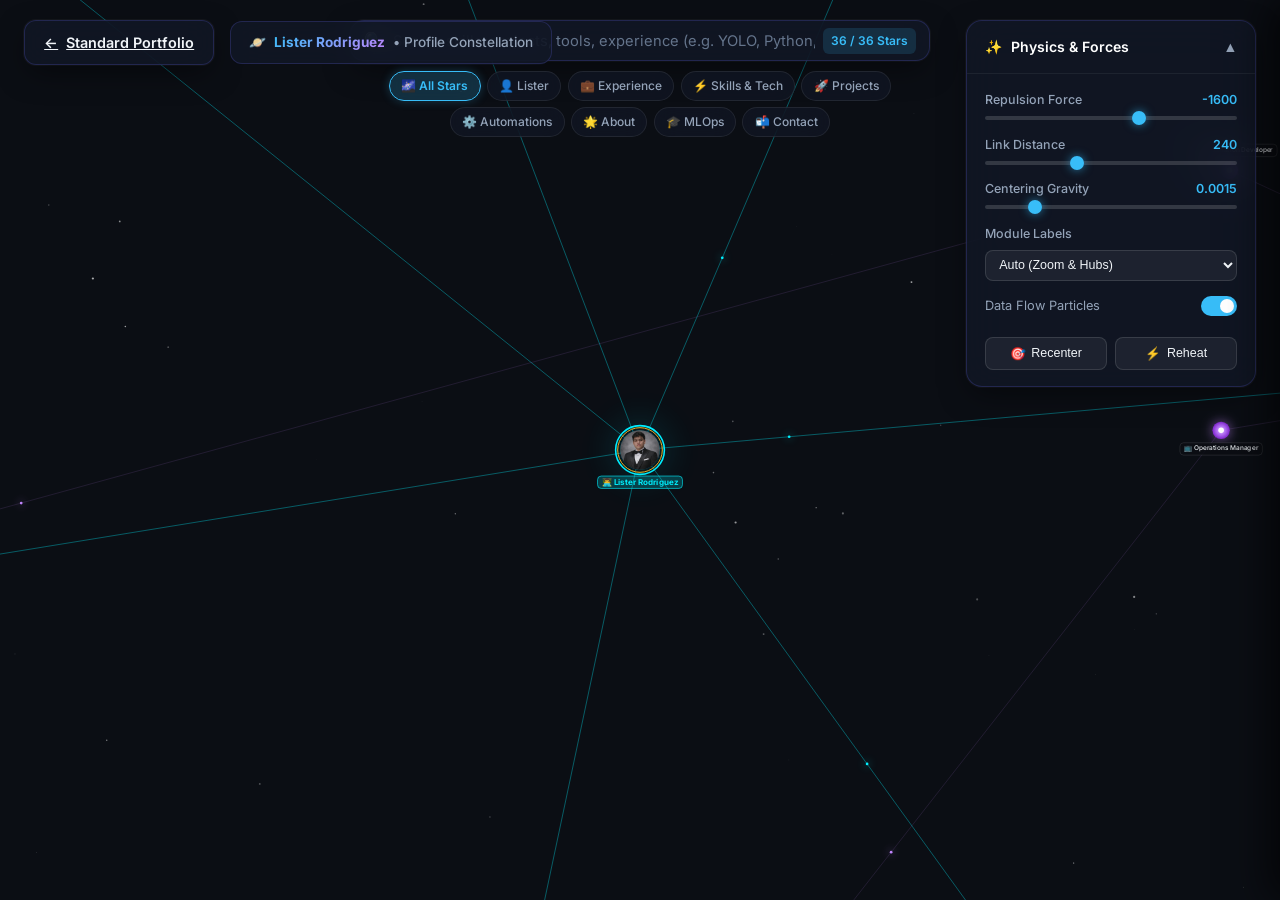
<file: constellation.html>
<!DOCTYPE html>
<html lang="en">
<head>
  <meta charset="UTF-8" />
  <meta name="viewport" content="width=device-width, initial-scale=1.0"/>
  <title>Constellation Graph | Lister Rodriguez Portfolio Architecture</title>
  <link rel="preconnect" href="https://fonts.googleapis.com">
  <link rel="preconnect" href="https://fonts.gstatic.com" crossorigin>
  <link href="https://fonts.googleapis.com/css2?family=Inter:wght@300;400;500;600;700;800&display=swap" rel="stylesheet">
  <link rel="stylesheet" href="style.css?v=2" />
  <link rel="stylesheet" href="constellation-graph.css?v=1" />
  <style>
    body {
      background: #0b0e14;
      overflow: hidden;
      margin: 0;
      padding: 0;
      height: 100vh;
      width: 100vw;
    }
    .constellation-view-wrapper {
      opacity: 1 !important;
      transform: scale(1) !important;
      display: flex !important;
      pointer-events: auto !important;
    }
  </style>
</head>
<body>

  <!-- Full-viewport Constellation Graph Shell -->
  <div class="constellation-view-wrapper" id="constellationView">
    
    <!-- Canvas Viewport -->
    <div id="constellationCanvasContainer">
      <canvas id="constellationCanvas"></canvas>
    </div>

    <!-- Top Left Brand & Navigation Bar -->
    <div class="cg-top-bar">
      <a href="index.html" class="cg-back-btn" id="cgBackBtn">
        <span>←</span> Standard Portfolio
      </a>
      <div class="cg-brand-tag">
        <span>🪐</span> <strong>Lister Rodriguez</strong> • Profile Constellation
      </div>
    </div>

    <!-- Top Center Search & Filter HUD -->
    <div class="cg-search-filter-hud">
      <div class="cg-search-box">
        <span class="cg-search-icon">🔍</span>
        <input type="text" id="cgSearchInput" class="cg-search-input" placeholder="Search skills, projects, tools, experience (e.g. YOLO, Python, n8n, CapCut)..." autocomplete="off" />
        <button id="cgSearchClear" class="cg-search-clear">&times;</button>
        <span id="cgSearchCount" class="cg-search-count">34 Stars</span>
      </div>

      <!-- Domain Filter Pills -->
      <div class="cg-filter-row">
        <span class="cg-pill active" data-filter-cluster="all">🌌 All Stars</span>
        <span class="cg-pill pill-profile" data-filter-cluster="profile">👤 Lister</span>
        <span class="cg-pill pill-exp" data-filter-cluster="experience">💼 Experience</span>
        <span class="cg-pill pill-skills" data-filter-cluster="skills">⚡ Skills & Tech</span>
        <span class="cg-pill pill-projects" data-filter-cluster="projects">🚀 Projects</span>
        <span class="cg-pill pill-auto" data-filter-cluster="automation">⚙️ Automations</span>
        <span class="cg-pill pill-about" data-filter-cluster="about">🌟 About</span>
        <span class="cg-pill pill-qual" data-filter-cluster="qualifications">🎓 MLOps</span>
        <span class="cg-pill pill-contact" data-filter-cluster="contact">📬 Contact</span>
      </div>
    </div>

    <!-- Top Right Collapsible Physics HUD -->
    <div class="cg-control-hud" id="cgControlHud">
      <div class="cg-hud-header" id="cgHudToggleBtn">
        <div class="cg-hud-title">
          <span>✨</span> Physics & Forces
        </div>
        <button class="cg-hud-toggle-btn">▲</button>
      </div>

      <div class="cg-hud-body">
        <!-- Repulsion Slider -->
        <div class="cg-control-group">
          <div class="cg-control-label">
            <span>Repulsion Force</span>
            <span id="cgRepulsionVal" class="cg-control-value">-1600</span>
          </div>
          <input type="range" id="cgRepulsionSlider" class="cg-slider" min="-3200" max="-600" step="50" value="-1600" />
        </div>

        <!-- Link Distance Slider -->
        <div class="cg-control-group">
          <div class="cg-control-label">
            <span>Link Distance</span>
            <span id="cgDistanceVal" class="cg-control-value">240</span>
          </div>
          <input type="range" id="cgDistanceSlider" class="cg-slider" min="140" max="420" step="10" value="240" />
        </div>

        <!-- Gravity Slider -->
        <div class="cg-control-group">
          <div class="cg-control-label">
            <span>Centering Gravity</span>
            <span id="cgGravityVal" class="cg-control-value">0.0015</span>
          </div>
          <input type="range" id="cgGravitySlider" class="cg-slider" min="0.0005" max="0.006" step="0.0005" value="0.0015" />
        </div>

        <!-- Labels Visibility Toggle -->
        <div class="cg-control-group">
          <div class="cg-control-label">
            <span>Module Labels</span>
          </div>
          <select id="cgLabelSelect" class="cg-action-btn" style="width: 100%; text-align: left; padding: 0.4rem 0.6rem; background: rgba(255,255,255,0.06); border-radius: 8px;">
            <option value="auto" selected>Auto (Zoom & Hubs)</option>
            <option value="always">Always Visible</option>
            <option value="hover">On Hover Only</option>
          </select>
        </div>

        <!-- Particles Flow Toggle -->
        <div class="cg-switch-group">
          <span>Data Flow Particles</span>
          <label class="cg-toggle-switch">
            <input type="checkbox" id="cgParticlesToggle" checked />
            <span class="cg-toggle-slider"></span>
          </label>
        </div>

        <!-- HUD Action Buttons -->
        <div class="cg-hud-buttons">
          <button id="cgRecenterBtn" class="cg-action-btn" title="Shortcut: R">
            <span>🎯</span> Recenter
          </button>
          <button id="cgReheatBtn" class="cg-action-btn" title="Reheat Simulation">
            <span>⚡</span> Reheat
          </button>
        </div>
      </div>
    </div>

    <!-- Slide-Over Metadata Drawer (Right Side) -->
    <div class="cg-drawer" id="cgDrawer">
      <div class="cg-drawer-header">
        <div class="cg-drawer-header-info">
          <div class="cg-drawer-badges">
            <span class="cg-badge cg-badge-type" id="cgDrawerTypeBadge">component</span>
            <span class="cg-badge cg-badge-cluster" id="cgDrawerClusterBadge">root</span>
          </div>
          <h2 class="cg-drawer-title" id="cgDrawerTitle">index.html</h2>
          <div class="cg-drawer-path" id="cgDrawerPath">index.html</div>
        </div>
        <button class="cg-drawer-close" id="cgDrawerCloseBtn">&times;</button>
      </div>

      <div class="cg-drawer-body">
        <!-- Metrics Grid -->
        <div class="cg-metrics-grid">
          <div class="cg-metric-card">
            <span class="cg-metric-label">Lines of Code (LOC)</span>
            <span class="cg-metric-val" id="cgDrawerLoc">1,353</span>
          </div>
          <div class="cg-metric-card">
            <span class="cg-metric-label">File Size</span>
            <span class="cg-metric-val" id="cgDrawerSize">52.85 KB</span>
          </div>
          <div class="cg-metric-card">
            <span class="cg-metric-label">Connection Degree</span>
            <span class="cg-metric-val" id="cgDrawerDegree">13</span>
          </div>
          <div class="cg-metric-card">
            <span class="cg-metric-label">Circular Risk (SCC)</span>
            <div id="cgDrawerRiskContainer">
              <span class="cg-risk-pill risk-safe">✓ Acyclic</span>
            </div>
          </div>
        </div>

        <!-- Inbound Dependencies -->
        <div>
          <div class="cg-drawer-section-title">
            <span>Inbound Dependents</span>
            <span class="cg-dep-count" id="cgDrawerInCount">2</span>
          </div>
          <div class="cg-dep-list" id="cgDrawerInList"></div>
        </div>

        <!-- Outbound Dependencies -->
        <div>
          <div class="cg-drawer-section-title">
            <span>Outbound Dependencies</span>
            <span class="cg-dep-count" id="cgDrawerOutCount">11</span>
          </div>
          <div class="cg-dep-list" id="cgDrawerOutList"></div>
        </div>

        <!-- Exported Symbols / Routes -->
        <div>
          <div class="cg-drawer-section-title">
            <span>Exported Symbols & Hooks</span>
          </div>
          <div class="cg-tag-pill-list" id="cgDrawerExportList"></div>
        </div>
      </div>

      <!-- Drawer Footer -->
      <div class="cg-drawer-footer">
        <button class="cg-btn-primary" id="cgDrawerFocusBtn">🔍 Focus In Graph</button>
        <a class="cg-btn-secondary" id="cgDrawerOpenBtn" href="#" target="_blank">📄 View Source</a>
      </div>
    </div>

    <!-- Floating Tooltip -->
    <div class="cg-tooltip" id="cgTooltip"></div>

  </div>

  <script src="constellation-graph.js"></script>
</body>
</html>
</file>
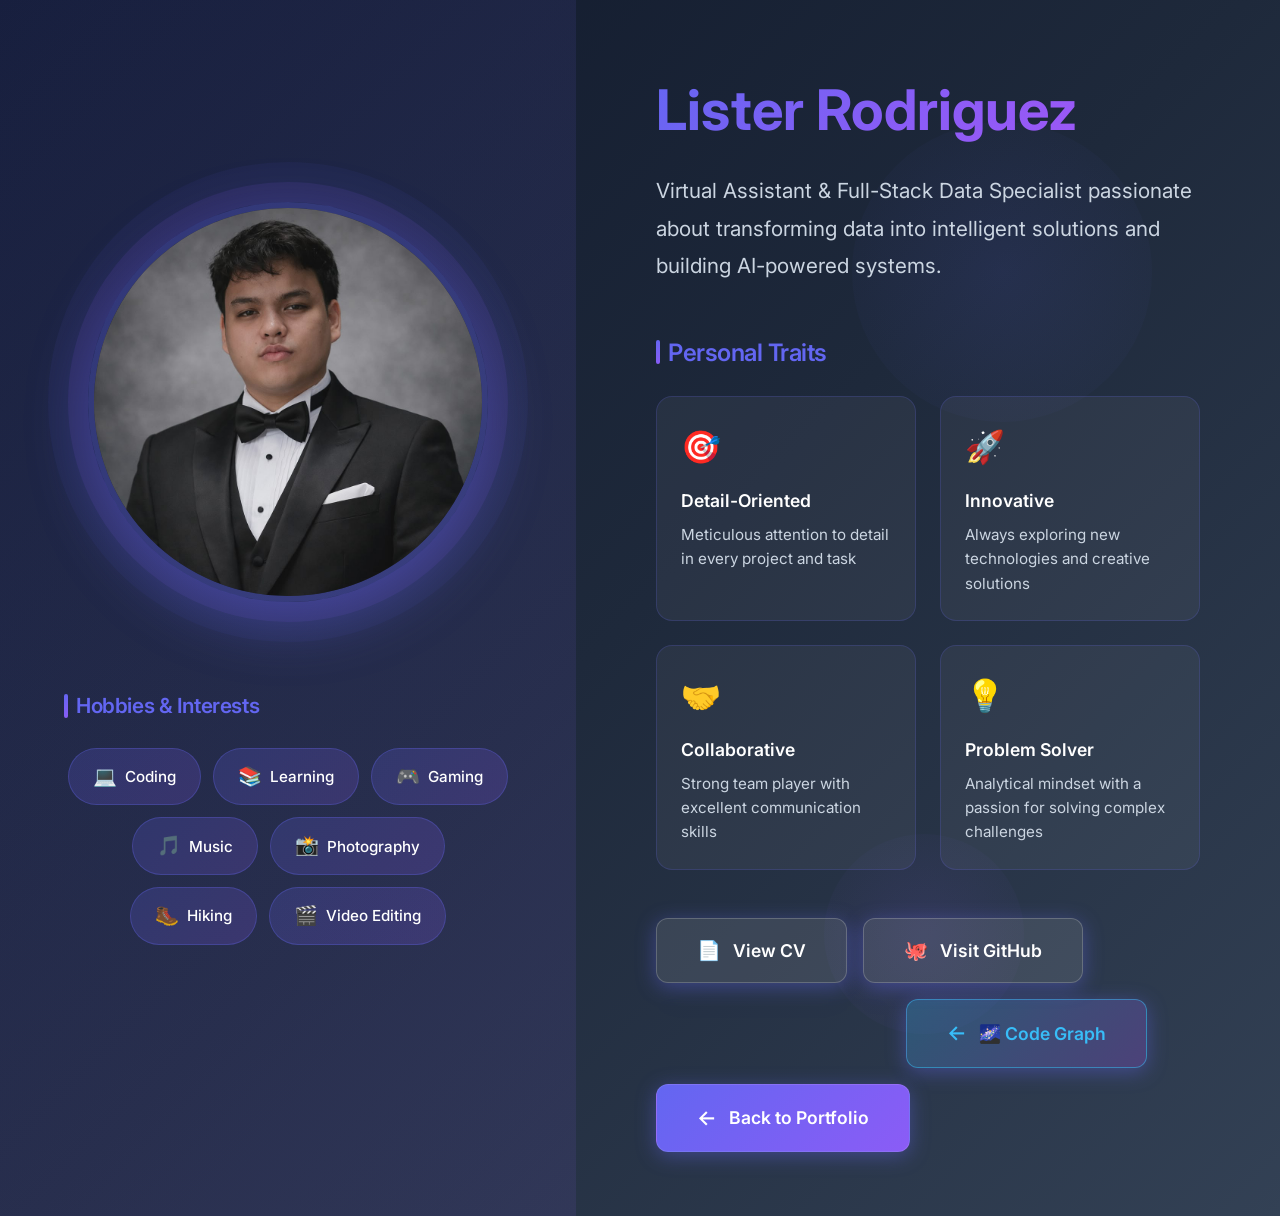
<file: next.html>
<!DOCTYPE html>
<html lang="en">
<head>
  <meta charset="UTF-8" />
  <meta name="viewport" content="width=device-width, initial-scale=1.0"/>
  <title>About Me | Lister Rodriguez</title>
  <link rel="stylesheet" href="style.css?v=2" />
  <link rel="preconnect" href="https://fonts.googleapis.com">
  <link rel="preconnect" href="https://fonts.gstatic.com" crossorigin>
  <link href="https://fonts.googleapis.com/css2?family=Inter:wght@300;400;500;600;700&display=swap" rel="stylesheet">
  <style>
    * {
      margin: 0;
      padding: 0;
      box-sizing: border-box;
    }

    body {
      font-family: 'Inter', -apple-system, BlinkMacSystemFont, 'Segoe UI', sans-serif;
      overflow-x: hidden;
      opacity: 0;
      animation: fadeInBody 0.6s ease-in-out forwards;
    }

    @keyframes fadeInBody {
      from {
        opacity: 0;
      }
      to {
        opacity: 1;
      }
    }

    .page-transition-overlay {
      position: fixed;
      top: 0;
      left: 0;
      width: 100%;
      height: 100%;
      background: linear-gradient(135deg, #0f172a 0%, #1e293b 50%, #334155 100%);
      z-index: 9999;
      opacity: 1;
      pointer-events: all;
      animation: fadeOut 0.6s ease-in-out forwards;
      display: block;
    }

    @keyframes fadeOut {
      from {
        opacity: 1;
      }
      to {
        opacity: 0;
        pointer-events: none;
      }
    }

    @keyframes fadeInOverlay {
      from {
        opacity: 0;
      }
      to {
        opacity: 1;
      }
    }

    .next-page {
      min-height: 100vh;
      display: flex;
      background: linear-gradient(135deg, #0f172a 0%, #1e293b 50%, #334155 100%);
      position: relative;
    }

    /* Left Side - Photo */
    .photo-section {
      width: 45%;
      display: flex;
      flex-direction: column;
      align-items: center;
      justify-content: center;
      padding: 4rem;
      position: relative;
      background: linear-gradient(135deg, rgba(99, 102, 241, 0.1) 0%, rgba(139, 92, 246, 0.1) 100%);
      animation: slideInLeft 1s ease-out;
      gap: 3rem;
    }

    @keyframes slideInLeft {
      from {
        transform: translateX(-100%);
        opacity: 0;
      }
      to {
        transform: translateX(0);
        opacity: 1;
      }
    }

    .photo-container {
      position: relative;
      animation: float 6s ease-in-out infinite;
    }

    @keyframes float {
      0%, 100% {
        transform: translateY(0px);
      }
      50% {
        transform: translateY(-20px);
      }
    }

    .photo-container img {
      width: 400px;
      height: 400px;
      border-radius: 50%;
      object-fit: cover;
      border: 6px solid rgba(99, 102, 241, 0.3);
      box-shadow: 0 20px 60px rgba(99, 102, 241, 0.4),
                  0 0 0 20px rgba(139, 92, 246, 0.1),
                  0 0 0 40px rgba(99, 102, 241, 0.05);
      transition: all 0.5s ease;
    }

    .photo-container:hover img {
      transform: scale(1.05);
      box-shadow: 0 30px 80px rgba(99, 102, 241, 0.5),
                  0 0 0 25px rgba(139, 92, 246, 0.15),
                  0 0 0 50px rgba(99, 102, 241, 0.08);
    }

    .photo-glow {
      position: absolute;
      top: 50%;
      left: 50%;
      transform: translate(-50%, -50%);
      width: 450px;
      height: 450px;
      border-radius: 50%;
      background: radial-gradient(circle, rgba(99, 102, 241, 0.3) 0%, transparent 70%);
      animation: pulse 3s ease-in-out infinite;
      z-index: -1;
    }

    @keyframes pulse {
      0%, 100% {
        transform: translate(-50%, -50%) scale(1);
      }
      50% {
        transform: translate(-50%, -50%) scale(1.1);
      }
    }

    /* Right Side - Content */
    .content-section {
      width: 55%;
      display: flex;
      flex-direction: column;
      justify-content: center;
      padding: 4rem 5rem;
      color: white;
      animation: slideInRight 1s ease-out;
      position: relative;
    }

    @keyframes slideInRight {
      from {
        transform: translateX(100%);
        opacity: 0;
      }
      to {
        transform: translateX(0);
        opacity: 1;
      }
    }

    @keyframes slideOutRight {
      from {
        transform: translateX(0);
        opacity: 1;
      }
      to {
        transform: translateX(100%);
        opacity: 0;
      }
    }

    @keyframes slideOutLeft {
      from {
        transform: translateX(0);
        opacity: 1;
      }
      to {
        transform: translateX(-100%);
        opacity: 0;
      }
    }

    .next-page.slide-out .content-section {
      animation: slideOutRight 0.5s ease-in-out forwards;
    }

    .next-page.slide-out .photo-section {
      animation: slideOutLeft 0.5s ease-in-out forwards;
    }

    .content-header {
      margin-bottom: 3rem;
    }

    .content-header h1 {
      font-size: 3.5rem;
      font-weight: 700;
      margin-bottom: 1rem;
      background: linear-gradient(135deg, #6366f1, #8b5cf6, #a855f7);
      -webkit-background-clip: text;
      -webkit-text-fill-color: transparent;
      background-clip: text;
      animation: fadeInUp 1s ease-out 0.3s both;
    }

    @keyframes fadeInUp {
      from {
        opacity: 0;
        transform: translateY(30px);
      }
      to {
        opacity: 1;
        transform: translateY(0);
      }
    }

    .content-header p {
      font-size: 1.3rem;
      color: #cbd5e1;
      line-height: 1.8;
      animation: fadeInUp 1s ease-out 0.5s both;
    }

    /* Traits Section */
    .traits-section {
      margin-bottom: 3rem;
      animation: fadeInUp 1s ease-out 0.7s both;
    }

    .section-title {
      font-size: 1.5rem;
      font-weight: 600;
      margin-bottom: 1.5rem;
      color: #6366f1;
      display: flex;
      align-items: center;
      gap: 0.5rem;
    }

    .section-title::before {
      content: '';
      width: 4px;
      height: 24px;
      background: linear-gradient(135deg, #6366f1, #8b5cf6);
      border-radius: 2px;
    }

    .traits-grid {
      display: grid;
      grid-template-columns: repeat(2, 1fr);
      gap: 1.5rem;
    }

    .trait-card {
      background: rgba(255, 255, 255, 0.05);
      backdrop-filter: blur(10px);
      padding: 1.5rem;
      border-radius: 16px;
      border: 1px solid rgba(99, 102, 241, 0.2);
      transition: all 0.3s ease;
      cursor: pointer;
    }

    .trait-card:hover {
      transform: translateY(-5px);
      background: rgba(255, 255, 255, 0.08);
      border-color: rgba(99, 102, 241, 0.4);
      box-shadow: 0 10px 30px rgba(99, 102, 241, 0.2);
    }

    .trait-icon {
      font-size: 2rem;
      margin-bottom: 0.75rem;
      display: block;
    }

    .trait-card h3 {
      font-size: 1.1rem;
      font-weight: 600;
      margin-bottom: 0.5rem;
      color: white;
    }

    .trait-card p {
      font-size: 0.95rem;
      color: #cbd5e1;
      line-height: 1.6;
      margin: 0;
    }

    /* Hobbies Section */
    .hobbies-section {
      width: 100%;
      max-width: 500px;
      margin-top: 2rem;
      animation: fadeInUp 1s ease-out 0.9s both;
    }

    .hobbies-section .section-title {
      text-align: center;
      margin-bottom: 1.5rem;
      font-size: 1.3rem;
    }

    .hobbies-list {
      display: flex;
      flex-wrap: wrap;
      gap: 0.75rem;
      justify-content: center;
    }

    .hobby-tag {
      background: linear-gradient(135deg, rgba(99, 102, 241, 0.2), rgba(139, 92, 246, 0.2));
      backdrop-filter: blur(10px);
      padding: 0.75rem 1.5rem;
      border-radius: 50px;
      border: 1px solid rgba(99, 102, 241, 0.3);
      font-size: 0.95rem;
      font-weight: 500;
      color: white;
      transition: all 0.3s ease;
      display: flex;
      align-items: center;
      gap: 0.5rem;
    }

    .hobby-tag:hover {
      transform: scale(1.05);
      background: linear-gradient(135deg, rgba(99, 102, 241, 0.3), rgba(139, 92, 246, 0.3));
      border-color: rgba(99, 102, 241, 0.5);
      box-shadow: 0 5px 15px rgba(99, 102, 241, 0.3);
    }

    .hobby-icon {
      font-size: 1.2rem;
    }

    /* Back Button */
    .back-button-container {
      animation: fadeInUp 1s ease-out 1.1s both;
    }

    .back-button {
      display: inline-flex;
      align-items: center;
      gap: 0.75rem;
      padding: 1rem 2.5rem;
      background: linear-gradient(135deg, #6366f1, #8b5cf6);
      color: white;
      text-decoration: none;
      border-radius: 12px;
      font-weight: 600;
      font-size: 1.1rem;
      transition: all 0.3s ease;
      box-shadow: 0 4px 20px rgba(99, 102, 241, 0.4);
      border: 1px solid rgba(255, 255, 255, 0.1);
    }

    .back-button:hover {
      transform: translateY(-3px);
      box-shadow: 0 8px 30px rgba(99, 102, 241, 0.5);
      background: linear-gradient(135deg, #7c3aed, #a855f7);
    }

    .back-button::before {
      content: '←';
      font-size: 1.3rem;
    }

    .cv-button {
      background: rgba(255, 255, 255, 0.1);
      backdrop-filter: blur(10px);
      border: 1px solid rgba(255, 255, 255, 0.2);
    }

    .cv-button::before {
      content: '📄';
      font-size: 1.2rem;
    }

    .cv-button:hover {
      background: rgba(255, 255, 255, 0.15);
      border-color: rgba(255, 255, 255, 0.3);
    }

    .github-button {
      background: rgba(255, 255, 255, 0.1);
      backdrop-filter: blur(10px);
      border: 1px solid rgba(255, 255, 255, 0.2);
    }

    .github-button::before {
      content: '🐙';
      font-size: 1.2rem;
    }

    .github-button:hover {
      background: rgba(255, 255, 255, 0.15);
      border-color: rgba(255, 255, 255, 0.3);
    }

    .linkedin-button {
      background: rgba(255, 255, 255, 0.1);
      backdrop-filter: blur(10px);
      border: 1px solid rgba(255, 255, 255, 0.2);
    }

    .linkedin-button::before {
      content: '💼';
      font-size: 1.2rem;
    }

    .linkedin-button:hover {
      background: rgba(0, 119, 181, 0.2);
      border-color: rgba(0, 119, 181, 0.4);
    }

    .back-button-container {
      display: flex;
      gap: 1rem;
      flex-wrap: wrap;
    }

    /* Background Decorations */
    .bg-decoration {
      position: absolute;
      border-radius: 50%;
      opacity: 0.1;
      animation: float 8s ease-in-out infinite;
    }

    .bg-decoration-1 {
      width: 300px;
      height: 300px;
      background: radial-gradient(circle, #6366f1, transparent);
      top: 10%;
      right: 10%;
      animation-delay: 0s;
    }

    .bg-decoration-2 {
      width: 200px;
      height: 200px;
      background: radial-gradient(circle, #8b5cf6, transparent);
      bottom: 15%;
      right: 20%;
      animation-delay: 2s;
    }

    /* Responsive */
    @media (max-width: 1024px) {
      .next-page {
        flex-direction: column;
      }

      .photo-section,
      .content-section {
        width: 100%;
        padding: 3rem 2rem;
      }

      .photo-section {
        gap: 2rem;
      }

      .photo-container img {
        width: 300px;
        height: 300px;
      }

      .content-header h1 {
        font-size: 2.5rem;
      }

      .hobbies-section {
        max-width: 100%;
      }
    }

    @media (max-width: 768px) {
      .photo-section {
        padding: 2rem;
      }

      .content-section {
        padding: 2rem 1.5rem;
      }

      .photo-container img {
        width: 250px;
        height: 250px;
      }

      .content-header h1 {
        font-size: 2rem;
      }

      .content-header p {
        font-size: 1.1rem;
      }

      .traits-grid {
        grid-template-columns: 1fr;
      }

      .hobbies-list {
        justify-content: center;
      }
    }
  </style>
</head>
<body>
  <div class="page-transition-overlay" id="pageTransition"></div>

  <div class="next-page">
    <!-- Background Decorations -->
    <div class="bg-decoration bg-decoration-1"></div>
    <div class="bg-decoration bg-decoration-2"></div>

    <!-- Left Side - Photo -->
    <div class="photo-section">
      <div class="photo-container">
        <div class="photo-glow"></div>
        <img src="photos/Mypic.jpg" alt="Lister Rodriguez">
      </div>

      <!-- Hobbies -->
      <div class="hobbies-section">
        <h2 class="section-title">Hobbies & Interests</h2>
        <div class="hobbies-list">
          <div class="hobby-tag">
            <span class="hobby-icon">💻</span>
            <span>Coding</span>
          </div>
          <div class="hobby-tag">
            <span class="hobby-icon">📚</span>
            <span>Learning</span>
          </div>
          <div class="hobby-tag">
            <span class="hobby-icon">🎮</span>
            <span>Gaming</span>
          </div>
          <div class="hobby-tag">
            <span class="hobby-icon">🎵</span>
            <span>Music</span>
          </div>
          <div class="hobby-tag">
            <span class="hobby-icon">📸</span>
            <span>Photography</span>
          </div>
          <div class="hobby-tag">
            <span class="hobby-icon">🥾</span>
            <span>Hiking</span>
          </div>
          <div class="hobby-tag">
            <span class="hobby-icon">🎬</span>
            <span>Video Editing</span>
          </div>
          <div class="hobby-tag">
            <span class="hobby-icon">☕</span>
            <span>Coffee</span>
          </div>
        </div>
      </div>
    </div>

    <!-- Right Side - Content -->
    <div class="content-section">
      <div class="content-header">
        <h1>Lister Rodriguez</h1>
        <p>
          Virtual Assistant & Full-Stack Data Specialist passionate about 
          transforming data into intelligent solutions and building AI-powered systems.
        </p>
      </div>

      <!-- Personal Traits -->
      <div class="traits-section">
        <h2 class="section-title">Personal Traits</h2>
        <div class="traits-grid">
          <div class="trait-card">
            <span class="trait-icon">🎯</span>
            <h3>Detail-Oriented</h3>
            <p>Meticulous attention to detail in every project and task</p>
          </div>
          <div class="trait-card">
            <span class="trait-icon">🚀</span>
            <h3>Innovative</h3>
            <p>Always exploring new technologies and creative solutions</p>
          </div>
          <div class="trait-card">
            <span class="trait-icon">🤝</span>
            <h3>Collaborative</h3>
            <p>Strong team player with excellent communication skills</p>
          </div>
          <div class="trait-card">
            <span class="trait-icon">💡</span>
            <h3>Problem Solver</h3>
            <p>Analytical mindset with a passion for solving complex challenges</p>
          </div>
        </div>
      </div>

      <!-- CV, GitHub, LinkedIn and Back Button -->
      <div class="back-button-container">
        <a href="Resume/Lister Rodriguez_CV.pdf" target="_blank" class="back-button cv-button">View CV</a>
        <a href="https://github.com/leo1233123" target="_blank" class="back-button github-button">Visit GitHub</a>
        <a href="https://www.linkedin.com/in/lister-rodriguez-3937b0318" target="_blank" class="back-button linkedin-button">Visit LinkedIn</a>
        <a href="index.html#graph" class="back-button" style="background: linear-gradient(135deg, rgba(56, 189, 248, 0.25), rgba(168, 85, 247, 0.25)); border-color: rgba(56, 189, 248, 0.5); color: #38bdf8;">🌌 Code Graph</a>
        <a href="index.html" class="back-button">Back to Portfolio</a>
      </div>
    </div>
  </div>

  <script>
    // Handle page transition on load
    document.addEventListener('DOMContentLoaded', function() {
      // Check if we came from a page transition
      const hasTransition = sessionStorage.getItem('pageTransition');
      
      if (hasTransition) {
        // Remove the flag
        sessionStorage.removeItem('pageTransition');
        
        // The overlay will fade out automatically via CSS animation
        setTimeout(function() {
          const overlay = document.getElementById('pageTransition');
          if (overlay) {
            overlay.style.display = 'none';
          }
        }, 600);
      } else {
        // If no transition, hide overlay immediately
        const overlay = document.getElementById('pageTransition');
        if (overlay) {
          overlay.style.display = 'none';
        }
      }

      // Handle back button transition
      const backButton = document.querySelector('.back-button');
      if (backButton) {
        backButton.addEventListener('click', function(e) {
          e.preventDefault();
          const href = this.getAttribute('href');
          
          // Add slide-out class to trigger animations
          const nextPage = document.querySelector('.next-page');
          if (nextPage) {
            nextPage.classList.add('slide-out');
          }
          
          // Show transition overlay
          const overlay = document.getElementById('pageTransition');
          overlay.style.animation = 'none';
          overlay.style.opacity = '0';
          overlay.style.display = 'block';
          
          // Force reflow
          void overlay.offsetWidth;
          
          // Fade in overlay while content slides out
          overlay.style.animation = 'fadeInOverlay 0.5s ease-in-out forwards';
          
          // Navigate after transition
          setTimeout(function() {
            window.location.href = href;
          }, 500);
        });
      }
    });
  </script>

</body>
</html>
</file>
<file: style.css>
/* ==============================================================================
   LISTER RODRIGUEZ - PORTFOLIO DESIGN SYSTEM
   Inspired by Manish Tamang (manishtamang.com) Aesthetic & Layout
   ============================================================================== */

@import url('https://fonts.googleapis.com/css2?family=Inter:wght@300;400;500;600;700&family=JetBrains+Mono:wght@400;500;600&display=swap');

*, *::before, *::after {
  margin: 0;
  padding: 0;
  box-sizing: border-box;
}

:root {
  /* Warm Dark Palette */
  --bg: #191919;
  --bg-deep: #121212;
  --bg-surface: #1e1e1e;
  --bg-surface-hover: #262626;
  --bg-card: #222222;
  --border: rgba(255, 255, 255, 0.08);
  --border-subtle: rgba(255, 255, 255, 0.12);
  --border-hover: rgba(255, 255, 255, 0.22);

  /* Typography */
  --font-main: 'Inter', -apple-system, BlinkMacSystemFont, 'Segoe UI', Roboto, sans-serif;
  --font-mono: 'JetBrains Mono', monospace;

  --text-main: #f3f4f6;
  --text-muted: #9ca3af;
  --text-dim: #6b7280;
  --text-inverse: #191919;

  /* Signature Pastel Bento Accents */
  --pastel-blue: #A0C4FF;
  --pastel-lilac: #F7CEFF;
  --accent-green: #9AC372;
  --accent-amber: #FFD86E;
  --accent-brown: #4F4132;
  --accent-badge-yellow: #FFD166;
  --spotify-green: #1DB954;
  --indigo-glow: #6366f1;
  --cyan-glow: #00f0ff;

  /* Shadows */
  --shadow-sm: 0 2px 8px rgba(0, 0, 0, 0.3);
  --shadow-md: 0 8px 24px rgba(0, 0, 0, 0.45);
  --shadow-lg: 0 16px 40px rgba(0, 0, 0, 0.6);
  --shadow-fanned: 0 20px 50px rgba(0, 0, 0, 0.7);

  /* Transitions */
  --ease-smooth: cubic-bezier(0.16, 1, 0.3, 1);
  --ease-spring: cubic-bezier(0.34, 1.56, 0.64, 1);
}

html {
  scroll-behavior: smooth;
  color-scheme: dark;
}

body {
  font-family: var(--font-main);
  background-color: var(--bg);
  color: var(--text-main);
  line-height: 1.65;
  -webkit-font-smoothing: antialiased;
  -moz-osx-font-smoothing: grayscale;
  overflow-x: hidden;
  min-height: 100vh;
}

/* Selection */
::selection {
  background: var(--accent-green);
  color: #121212;
}

/* ─────────────────────────────────────────────────────────────
   LAYOUT CONTAINERS
───────────────────────────────────────────────────────────── */
.portfolio-view-wrapper {
  position: relative;
  width: 100%;
  min-height: 100vh;
  display: flex;
  flex-direction: column;
  align-items: center;
  transition: opacity 0.4s var(--ease-smooth), transform 0.4s var(--ease-smooth);
}

.portfolio-view-hidden {
  opacity: 0 !important;
  transform: scale(0.97);
  pointer-events: none !important;
  display: none !important;
}

.editorial-container {
  width: 100%;
  max-width: 610px;
  margin: 0 auto;
  padding: 0 1rem;
}

.wide-container {
  width: 100%;
  max-width: 720px;
  margin: 0 auto;
  padding: 0 1rem;
}

/* ─────────────────────────────────────────────────────────────
   FLOATING PILL NAVBAR
───────────────────────────────────────────────────────────── */
.site-header {
  position: sticky;
  top: 1.25rem;
  z-index: 100;
  width: 100%;
  display: flex;
  justify-content: center;
  pointer-events: none;
  padding: 0 1rem;
}

.nav-pill {
  pointer-events: auto;
  display: inline-flex;
  align-items: center;
  gap: 2px;
  padding: 4px;
  border-radius: 9999px;
  background: rgba(28, 28, 28, 0.78);
  backdrop-filter: blur(16px);
  -webkit-backdrop-filter: blur(16px);
  border: 1px solid rgba(255, 255, 255, 0.1);
  box-shadow: 0 8px 30px rgba(0, 0, 0, 0.4);
}

.nav-item {
  color: rgba(255, 255, 255, 0.65);
  text-decoration: none;
  font-size: 13.5px;
  font-weight: 450;
  padding: 6px 13px;
  border-radius: 9999px;
  transition: all 0.2s var(--ease-smooth);
  white-space: nowrap;
  letter-spacing: -0.01em;
}

.nav-item:hover {
  color: #ffffff;
  background: rgba(255, 255, 255, 0.09);
}

.nav-constellation-pill {
  display: inline-flex;
  align-items: center;
  gap: 5px;
  background: linear-gradient(135deg, rgba(99, 102, 241, 0.2), rgba(0, 240, 255, 0.2));
  border: 1px solid rgba(99, 102, 241, 0.4);
  color: #e0e7ff !important;
  font-weight: 550;
  cursor: pointer;
  outline: none;
}

.nav-constellation-pill:hover {
  background: linear-gradient(135deg, rgba(99, 102, 241, 0.35), rgba(0, 240, 255, 0.35));
  border-color: rgba(0, 240, 255, 0.6);
  transform: translateY(-1px);
  box-shadow: 0 0 15px rgba(99, 102, 241, 0.4);
}

/* ─────────────────────────────────────────────────────────────
   ROTATING CIRCULAR CTA BADGE (Fixed Bottom Right)
───────────────────────────────────────────────────────────── */
.circular-cta-btn {
  position: fixed;
  right: 2rem;
  bottom: 2rem;
  z-index: 80;
  width: 90px;
  height: 90px;
  display: flex;
  align-items: center;
  justify-content: center;
  text-decoration: none;
  cursor: pointer;
  transition: transform 0.3s var(--ease-smooth);
}

.circular-cta-btn:hover {
  transform: scale(1.06);
}

.cta-svg-ring {
  position: absolute;
  inset: 0;
  width: 100%;
  height: 100%;
  animation: rotateBadge 10s linear infinite;
  pointer-events: none;
}

@keyframes rotateBadge {
  from { transform: rotate(0deg); }
  to { transform: rotate(360deg); }
}

.cta-text-path {
  font-size: 8.8px;
  font-weight: 600;
  letter-spacing: 0.16em;
  fill: rgba(255, 255, 255, 0.7);
  text-transform: uppercase;
}

.cta-inner-circle {
  position: relative;
  width: 44px;
  height: 44px;
  border-radius: 50%;
  background: #ffffff;
  color: #191919;
  display: flex;
  align-items: center;
  justify-content: center;
  box-shadow: 0 4px 16px rgba(0, 0, 0, 0.5);
  transition: all 0.3s var(--ease-spring);
}

.circular-cta-btn:hover .cta-inner-circle {
  background: var(--accent-green);
  color: #121212;
  transform: scale(1.1);
}

.cta-arrow-icon {
  width: 14px;
  height: 14px;
  transition: transform 0.3s var(--ease-smooth);
}

.circular-cta-btn:hover .cta-arrow-icon {
  transform: translate(2px, -2px);
}

/* ─────────────────────────────────────────────────────────────
   HERO SECTION
───────────────────────────────────────────────────────────── */
.hero-editorial {
  padding-top: 2.5rem;
  padding-bottom: 1.5rem;
}

.hero-editorial-row {
  display: flex;
  align-items: center;
  justify-content: space-between;
  gap: 1.5rem;
}

.hero-text-col {
  flex: 1;
}

.hero-flip-title {
  font-size: 2.15rem;
  font-weight: 700;
  letter-spacing: -0.03em;
  line-height: 1.15;
  margin-bottom: 0.25rem;
}

.flip-word {
  display: inline-block;
  position: relative;
  overflow: hidden;
  vertical-align: bottom;
}

.flip-word-primary {
  display: block;
  transform: translateY(0);
  transition: transform 0.45s var(--ease-smooth);
  color: #ffffff;
}

.flip-word-secondary {
  display: block;
  position: absolute;
  inset: 0;
  transform: translateY(100%);
  transition: transform 0.45s var(--ease-smooth);
  color: var(--accent-green);
}

.flip-word:hover .flip-word-primary,
.hero-editorial-row:hover .flip-word-primary {
  transform: translateY(-100%);
}

.flip-word:hover .flip-word-secondary,
.hero-editorial-row:hover .flip-word-secondary {
  transform: translateY(0);
}

.hero-role-badge {
  font-size: 0.95rem;
  color: var(--text-muted);
  margin-bottom: 0.85rem;
  font-weight: 450;
  letter-spacing: -0.01em;
}

.hero-summary {
  font-size: 0.95rem;
  color: #d1d5db;
  line-height: 1.65;
  margin-bottom: 1.25rem;
}

.hero-quick-actions {
  display: flex;
  flex-wrap: wrap;
  gap: 0.5rem;
}

.hero-chip-btn {
  display: inline-flex;
  align-items: center;
  gap: 0.35rem;
  padding: 0.4rem 0.85rem;
  border-radius: 8px;
  font-size: 0.82rem;
  font-weight: 500;
  text-decoration: none;
  color: var(--text-main);
  background: rgba(255, 255, 255, 0.05);
  border: 1px solid var(--border);
  transition: all 0.2s var(--ease-smooth);
}

.hero-chip-btn:hover {
  background: rgba(255, 255, 255, 0.1);
  border-color: var(--border-hover);
  transform: translateY(-1px);
}

.hero-chip-btn.highlight {
  background: rgba(154, 195, 114, 0.12);
  border-color: rgba(154, 195, 114, 0.35);
  color: var(--accent-green);
}

.hero-chip-btn.highlight:hover {
  background: rgba(154, 195, 114, 0.2);
  border-color: var(--accent-green);
}

/* 3D Perspective Avatar Tile */
.hero-avatar-col {
  flex-shrink: 0;
}

.avatar-3d-tile {
  position: relative;
  width: 130px;
  height: 130px;
  perspective: 900px;
}

.avatar-tile-inner {
  position: relative;
  width: 100%;
  height: 100%;
  border-radius: 18px;
  background: #242424;
  border: 1px solid rgba(255, 255, 255, 0.12);
  box-shadow: 0 12px 30px rgba(0, 0, 0, 0.5);
  overflow: hidden;
  cursor: pointer;
  transition: transform 0.5s var(--ease-smooth), box-shadow 0.5s var(--ease-smooth);
}

.avatar-tile-bg {
  position: absolute;
  inset: 0;
  background-image: radial-gradient(rgba(255, 255, 255, 0.15) 1px, transparent 1px);
  background-size: 10px 10px;
  opacity: 0.6;
}

.avatar-tile-img {
  position: absolute;
  inset: 0;
  width: 100%;
  height: 100%;
  object-fit: cover;
  transition: transform 0.5s var(--ease-smooth);
}

.avatar-3d-tile:hover .avatar-tile-inner {
  transform: rotateY(-8deg) rotateX(6deg) scale(1.05);
  box-shadow: 0 20px 40px rgba(0, 0, 0, 0.65), 0 0 20px rgba(154, 195, 114, 0.2);
  border-color: rgba(154, 195, 114, 0.4);
}

.avatar-3d-tile:hover .avatar-tile-img {
  transform: scale(1.04) translate(1px, -1px);
}

/* ─────────────────────────────────────────────────────────────
   DASHED SECTION DIVIDERS (Notebook Style)
───────────────────────────────────────────────────────────── */
.section-divider {
  width: 100%;
  max-width: 610px;
  margin: 2.25rem auto;
  display: flex;
  align-items: center;
  gap: 0.75rem;
  padding: 0 1rem;
}

.divider-dot {
  width: 6px;
  height: 6px;
  border-radius: 50%;
  background: var(--accent-green);
  flex-shrink: 0;
  box-shadow: 0 0 8px rgba(154, 195, 114, 0.6);
}

.divider-line {
  flex: 1;
  border-top: 1.5px dashed var(--border-subtle);
}

/* ─────────────────────────────────────────────────────────────
   SECTION HEADINGS
───────────────────────────────────────────────────────────── */
.section-header-editorial {
  margin-bottom: 1.5rem;
}

.section-title {
  font-size: 1.5rem;
  font-weight: 600;
  letter-spacing: -0.02em;
  color: #ffffff;
  margin-bottom: 0.35rem;
}

.section-desc {
  font-size: 0.95rem;
  color: var(--text-muted);
  line-height: 1.6;
}

/* ─────────────────────────────────────────────────────────────
   BENTO GRID ABOUT SECTION
───────────────────────────────────────────────────────────── */
.bento-grid {
  display: grid;
  grid-template-columns: repeat(2, 1fr);
  gap: 0.85rem;
}

@media (min-width: 640px) {
  .bento-grid {
    grid-template-columns: repeat(3, 1fr);
  }
}

.bento-card {
  border-radius: 14px;
  padding: 1.25rem;
  position: relative;
  overflow: hidden;
  transition: transform 0.3s var(--ease-smooth), box-shadow 0.3s var(--ease-smooth);
}

.bento-card:hover {
  transform: translateY(-2px);
  box-shadow: var(--shadow-md);
}

/* Card 1: Pastel Blue */
.bento-blue {
  background-color: var(--pastel-blue);
  color: #1e293b;
  min-height: 155px;
  display: flex;
  flex-direction: column;
  justify-content: space-between;
}

.bento-bar-white {
  width: 48px;
  height: 4px;
  border-radius: 9999px;
  background: rgba(255, 255, 255, 0.4);
}

.bento-about-text {
  font-size: 0.88rem;
  line-height: 1.45;
  font-weight: 500;
  color: #1e293b;
}

.bento-tag-yellow {
  align-self: flex-end;
  background: var(--accent-badge-yellow);
  color: #27272a;
  font-size: 11px;
  font-weight: 600;
  padding: 3px 10px;
  border-radius: 9999px;
}

/* Card 2: Pastel Lilac (Current Role) */
.bento-lilac {
  background-color: var(--pastel-lilac);
  color: #27272a;
  display: flex;
  flex-direction: column;
  justify-content: space-between;
  min-height: 155px;
}

.bento-role-title {
  font-size: 0.95rem;
  font-weight: 600;
  line-height: 1.35;
  color: #27272a;
}

.bento-role-company {
  font-size: 0.8rem;
  color: #52525b;
  margin-top: 0.2rem;
}

.bento-footer-row {
  display: flex;
  align-items: center;
  justify-content: space-between;
  margin-top: 1rem;
}

.bento-label-micro {
  font-size: 10px;
  font-weight: 600;
  text-transform: uppercase;
  letter-spacing: 0.08em;
  color: #52525b;
}

.bento-mini-avatar {
  width: 26px;
  height: 26px;
  border-radius: 50%;
  background: #e0e7ff;
  display: flex;
  align-items: center;
  justify-content: center;
  font-size: 13px;
  box-shadow: 0 2px 6px rgba(0, 0, 0, 0.15);
}

/* Card 3: Portrait Photo Card */
.bento-photo-card {
  position: relative;
  border-radius: 14px;
  overflow: hidden;
  grid-column: span 2;
  min-height: 200px;
  cursor: pointer;
}

@media (min-width: 640px) {
  .bento-photo-card {
    grid-column: span 1;
    grid-row: span 2;
    min-height: auto;
  }
}

.bento-photo-img {
  width: 100%;
  height: 100%;
  object-fit: cover;
  transition: transform 0.5s var(--ease-smooth);
}

.bento-photo-card:hover .bento-photo-img {
  transform: scale(1.05);
}

.bento-photo-overlay {
  position: absolute;
  inset: 0;
  background: linear-gradient(180deg, transparent 40%, rgba(0, 0, 0, 0.75) 100%);
  display: flex;
  align-items: flex-end;
  padding: 1rem;
}

.bento-photo-caption {
  font-size: 11px;
  font-weight: 500;
  color: #ffffff;
  letter-spacing: 0.02em;
}

/* Card 4: Sage Green (Welcome / Journey) */
.bento-green {
  background-color: var(--accent-green);
  color: #121212;
  display: flex;
  flex-direction: column;
  justify-content: space-between;
  min-height: 155px;
}

.bento-green h3 {
  font-size: 1.05rem;
  font-weight: 600;
  line-height: 1.35;
  color: #121212;
}

.bento-link-arrow {
  display: inline-flex;
  align-items: center;
  gap: 4px;
  font-size: 11px;
  font-weight: 600;
  color: #121212;
  text-decoration: none;
  cursor: pointer;
  transition: transform 0.2s ease;
}

.bento-link-arrow:hover {
  text-decoration: underline;
  transform: translateX(2px);
}

/* Card 5: Spotify / Vinyl Record Passion Card */
.bento-vinyl {
  background: #ffffff;
  color: #191919;
  position: relative;
  display: flex;
  flex-direction: column;
  justify-content: space-between;
  min-height: 155px;
}

.vinyl-badge-row {
  display: flex;
  align-items: center;
  justify-content: space-between;
  margin-bottom: 0.5rem;
}

.vinyl-badge {
  font-size: 10px;
  font-weight: 700;
  color: var(--spotify-green);
  text-transform: uppercase;
  letter-spacing: 0.08em;
  display: flex;
  align-items: center;
  gap: 4px;
}

.vinyl-title {
  font-size: 0.92rem;
  font-weight: 700;
  color: #111827;
  white-space: nowrap;
  overflow: hidden;
  text-overflow: ellipsis;
}

.vinyl-artist {
  font-size: 11px;
  color: #6b7280;
}

/* Spinning Vinyl Disc Animation */
.vinyl-disc-wrap {
  position: absolute;
  right: -25px;
  bottom: -25px;
  width: 100px;
  height: 100px;
  transition: transform 0.5s var(--ease-spring);
  pointer-events: none;
}

.bento-vinyl:hover .vinyl-disc-wrap {
  transform: translate(-10px, -10px) rotate(45deg);
}

.vinyl-svg {
  width: 100%;
  height: 100%;
  animation: spinVinyl 6s linear infinite;
}

@keyframes spinVinyl {
  from { transform: rotate(0deg); }
  to { transform: rotate(360deg); }
}

/* Card 6: Warm Amber */
.bento-amber {
  background-color: var(--accent-amber);
  color: #27272a;
  grid-column: span 2;
  display: flex;
  flex-direction: column;
  justify-content: space-between;
}

@media (min-width: 640px) {
  .bento-amber {
    grid-column: span 1;
  }
}

.bento-amber-head {
  display: flex;
  align-items: flex-start;
  justify-content: space-between;
  gap: 0.5rem;
}

.bento-amber h3 {
  font-size: 0.95rem;
  font-weight: 600;
  line-height: 1.35;
  color: #18181b;
}

.bento-amber-desc {
  font-size: 11px;
  line-height: 1.5;
  color: rgba(24, 24, 27, 0.85);
  margin-top: 0.4rem;
}

/* Card 7: Deep Espresso Tools Dock */
.bento-tools {
  background-color: var(--accent-brown);
  color: #ffffff;
  grid-column: span 2;
  display: flex;
  flex-direction: column;
  justify-content: space-between;
  min-height: 165px;
}

@media (min-width: 640px) {
  .bento-tools {
    grid-column: span 2;
  }
}

.bento-tools-head h3 {
  font-size: 0.95rem;
  font-weight: 600;
  margin-bottom: 0.35rem;
}

.bento-tools-head p {
  font-size: 11.5px;
  color: rgba(255, 255, 255, 0.75);
  line-height: 1.5;
}

.tools-dock-row {
  display: flex;
  align-items: flex-end;
  justify-content: space-between;
  gap: 0.75rem;
  margin-top: 1rem;
}

.tools-dock-label {
  font-size: 10px;
  font-weight: 600;
  text-transform: uppercase;
  letter-spacing: 0.08em;
  color: rgba(255, 255, 255, 0.6);
  white-space: nowrap;
}

.tools-dock-container {
  display: flex;
  align-items: center;
  gap: 6px;
  background: rgba(0, 0, 0, 0.25);
  padding: 4px 8px;
  border-radius: 12px;
  border: 1px solid rgba(255, 255, 255, 0.08);
}

.tools-dock-item {
  position: relative;
  display: flex;
  align-items: center;
  justify-content: center;
  width: 30px;
  height: 30px;
  border-radius: 8px;
  background: rgba(255, 255, 255, 0.1);
  transition: all 0.25s var(--ease-spring);
  cursor: pointer;
}

.tools-dock-item:hover {
  transform: translateY(-5px) scale(1.2);
  background: rgba(255, 255, 255, 0.25);
}

.tools-dock-item svg {
  width: 17px;
  height: 17px;
  fill: currentColor;
}

/* Tooltip */
.tools-dock-tooltip {
  position: absolute;
  bottom: calc(100% + 8px);
  left: 50%;
  transform: translateX(-50%);
  background: #111827;
  color: #ffffff;
  font-size: 10px;
  font-weight: 500;
  padding: 2px 7px;
  border-radius: 4px;
  white-space: nowrap;
  opacity: 0;
  pointer-events: none;
  transition: opacity 0.2s ease;
  box-shadow: 0 4px 10px rgba(0, 0, 0, 0.5);
  border: 1px solid rgba(255, 255, 255, 0.1);
}

.tools-dock-item:hover .tools-dock-tooltip {
  opacity: 1;
}

/* ─────────────────────────────────────────────────────────────
   TRUSTED BY / TRACK RECORD LOGO GRID
───────────────────────────────────────────────────────────── */
.trusted-grid {
  display: flex;
  flex-wrap: wrap;
  align-items: center;
  justify-content: center;
  gap: 1.25rem 2rem;
  padding: 0.5rem 0;
}

.trusted-item {
  display: flex;
  align-items: center;
  gap: 8px;
  padding: 0.5rem 1rem;
  border-radius: 10px;
  background: rgba(255, 255, 255, 0.03);
  border: 1px solid var(--border);
  filter: grayscale(1);
  opacity: 0.65;
  transition: all 0.3s var(--ease-smooth);
}

.trusted-item:hover {
  filter: grayscale(0);
  opacity: 1;
  background: rgba(255, 255, 255, 0.06);
  border-color: var(--border-hover);
  transform: translateY(-2px);
}

.trusted-logo-text {
  font-size: 0.85rem;
  font-weight: 600;
  letter-spacing: -0.01em;
  color: #ffffff;
}

.trusted-logo-sub {
  font-size: 10px;
  color: var(--text-dim);
  text-transform: uppercase;
}

/* ─────────────────────────────────────────────────────────────
   WORK EXPERIENCE TIMELINE
───────────────────────────────────────────────────────────── */
.experience-timeline {
  display: flex;
  flex-direction: column;
  gap: 1.25rem;
}

.exp-card {
  background: var(--bg-surface);
  border: 1px solid var(--border);
  border-radius: 14px;
  padding: 1.5rem;
  transition: all 0.25s var(--ease-smooth);
}

.exp-card:hover {
  border-color: var(--border-hover);
  transform: translateY(-2px);
  box-shadow: var(--shadow-md);
}

.exp-header {
  display: flex;
  flex-direction: column;
  gap: 0.5rem;
  margin-bottom: 1rem;
}

@media (min-width: 640px) {
  .exp-header {
    flex-direction: row;
    align-items: flex-start;
    justify-content: space-between;
  }
}

.exp-role-title {
  font-size: 1.05rem;
  font-weight: 600;
  color: #ffffff;
  letter-spacing: -0.01em;
}

.exp-company-sub {
  font-size: 0.85rem;
  color: var(--accent-green);
  font-weight: 500;
  margin-top: 2px;
}

.exp-badges-col {
  display: flex;
  align-items: center;
  gap: 6px;
  flex-shrink: 0;
}

.exp-pill {
  font-family: var(--font-mono);
  font-size: 11px;
  padding: 3px 8px;
  border-radius: 6px;
  background: rgba(255, 255, 255, 0.05);
  border: 1px solid var(--border);
  color: var(--text-muted);
}

.exp-bullets {
  list-style: none;
  display: flex;
  flex-direction: column;
  gap: 0.5rem;
  margin-bottom: 1rem;
}

.exp-bullet {
  font-size: 0.88rem;
  color: #d1d5db;
  line-height: 1.55;
  position: relative;
  padding-left: 1.25rem;
}

.exp-bullet::before {
  content: '›';
  position: absolute;
  left: 0;
  top: 0;
  color: var(--accent-green);
  font-size: 1.1rem;
  line-height: 1.3;
}

.exp-tags-row {
  display: flex;
  flex-wrap: wrap;
  gap: 6px;
}

.exp-tech-tag {
  font-size: 11px;
  padding: 2px 8px;
  border-radius: 9999px;
  background: rgba(255, 255, 255, 0.04);
  border: 1px solid var(--border);
  color: #9ca3af;
}

/* ─────────────────────────────────────────────────────────────
   FEATURED PROJECTS (Horizontal Rows with Favicon)
───────────────────────────────────────────────────────────── */
.projects-editorial-list {
  display: flex;
  flex-direction: column;
  gap: 2rem;
}

.project-row {
  display: flex;
  flex-direction: column;
  gap: 1rem;
  text-decoration: none;
  color: inherit;
  transition: opacity 0.2s ease;
}

@media (min-width: 640px) {
  .project-row {
    flex-direction: row;
    align-items: center;
    gap: 1.25rem;
  }
}

.project-row:hover {
  opacity: 0.88;
}

.project-thumb-box {
  width: 100%;
  aspect-ratio: 16 / 9;
  border-radius: 10px;
  overflow: hidden;
  background: #242424;
  border: 1px solid var(--border);
  position: relative;
  flex-shrink: 0;
  transition: border-color 0.3s ease, box-shadow 0.3s ease;
}

.project-thumb-box::after {
  content: '';
  position: absolute;
  inset: 0;
  background: linear-gradient(180deg, transparent 40%, rgba(0, 0, 0, 0.45) 100%);
  transition: opacity 0.3s ease;
  pointer-events: none;
}

@media (min-width: 640px) {
  .project-thumb-box {
    width: 180px;
    height: 110px;
    aspect-ratio: auto;
  }
}

.project-thumb-img {
  width: 100%;
  height: 100%;
  object-fit: cover;
  transition: transform 0.4s var(--ease-smooth);
}

.project-row:hover .project-thumb-box {
  border-color: rgba(154, 195, 114, 0.5);
  box-shadow: 0 4px 20px rgba(0, 0, 0, 0.5), 0 0 12px rgba(154, 195, 114, 0.15);
}

.project-row:hover .project-thumb-img {
  transform: scale(1.05);
}

.project-info-col {
  flex: 1;
  display: flex;
  flex-direction: column;
  gap: 0.35rem;
}

.project-title {
  font-size: 1rem;
  font-weight: 600;
  color: #ffffff;
  letter-spacing: -0.01em;
}

.project-tagline {
  font-size: 0.82rem;
  font-weight: 500;
  color: var(--accent-green);
}

.project-summary {
  font-size: 0.88rem;
  color: var(--text-muted);
  line-height: 1.5;
  display: -webkit-box;
  -webkit-line-clamp: 2;
  -webkit-box-orient: vertical;
  overflow: hidden;
}

.project-meta-row {
  display: flex;
  align-items: center;
  gap: 6px;
  font-size: 12px;
  font-weight: 500;
  color: var(--text-dim);
  margin-top: 0.25rem;
}

.project-favicon {
  width: 16px;
  height: 16px;
  border-radius: 4px;
  background: rgba(255, 255, 255, 0.1);
  display: flex;
  align-items: center;
  justify-content: center;
  font-size: 10px;
}

.project-arrow-icon {
  width: 12px;
  height: 12px;
  opacity: 0;
  transition: all 0.2s ease;
  color: #ffffff;
}

.project-row:hover .project-arrow-icon {
  opacity: 1;
  transform: translate(2px, -2px);
}

/* ─────────────────────────────────────────────────────────────
   AUTOMATION SHOWCASE (3D Fanned Polaroid Card Deck)
───────────────────────────────────────────────────────────── */
.fanned-deck-wrapper {
  position: relative;
  width: 100%;
  padding-top: 1rem;
  padding-bottom: 2rem;
}

.fanned-cards-stage {
  display: none;
  justify-content: center;
  align-items: flex-end;
  gap: 12px;
  min-height: 380px;
}

@media (min-width: 768px) {
  .fanned-cards-stage {
    display: flex;
  }
}

.fanned-card {
  position: relative;
  width: 250px;
  height: 340px;
  background: #1c1c1c;
  border-radius: 16px;
  border: 1px solid rgba(255, 255, 255, 0.1);
  box-shadow: var(--shadow-fanned);
  display: flex;
  flex-direction: column;
  overflow: hidden;
  cursor: pointer;
  text-decoration: none;
  color: inherit;
  transition: all 0.5s var(--ease-smooth);
}

.fanned-card-left {
  transform: rotate(-3deg);
  z-index: 10;
}

.fanned-card-center {
  transform: rotate(0deg) translateY(-8px);
  z-index: 20;
}

.fanned-card-right {
  transform: rotate(3deg);
  z-index: 10;
}

.fanned-card:hover {
  transform: rotate(0deg) translateY(-24px) scale(1.06) !important;
  z-index: 40 !important;
  box-shadow: 0 30px 70px rgba(0, 0, 0, 0.85);
  border-color: rgba(154, 195, 114, 0.5);
}

.fanned-thumb-wrap {
  position: relative;
  width: 100%;
  height: 140px;
  background: #242424;
  overflow: hidden;
}

.fanned-img {
  width: 100%;
  height: 100%;
  object-fit: cover;
  transition: transform 0.5s var(--ease-smooth);
}

.fanned-card:hover .fanned-img {
  transform: scale(1.08);
}

.fanned-content {
  padding: 1.15rem;
  flex: 1;
  display: flex;
  flex-direction: column;
  justify-content: space-between;
  background: #1c1c1c;
  border-top: 1px solid rgba(255, 255, 255, 0.06);
}

.fanned-badge-row {
  display: flex;
  align-items: center;
  justify-content: space-between;
  margin-bottom: 0.5rem;
}

.fanned-pill {
  font-size: 9px;
  font-weight: 700;
  text-transform: uppercase;
  letter-spacing: 0.08em;
  padding: 2px 6px;
  border-radius: 4px;
  background: rgba(255, 255, 255, 0.08);
  color: var(--text-muted);
}

.fanned-title {
  font-size: 0.95rem;
  font-weight: 600;
  color: #ffffff;
  line-height: 1.35;
  margin-bottom: 0.35rem;
}

.fanned-desc {
  font-size: 11px;
  color: var(--text-dim);
  line-height: 1.45;
  display: -webkit-box;
  -webkit-line-clamp: 3;
  -webkit-box-orient: vertical;
  overflow: hidden;
}

/* Mobile deck fallback */
.mobile-deck-list {
  display: flex;
  flex-direction: column;
  gap: 1rem;
}

@media (min-width: 768px) {
  .mobile-deck-list {
    display: none;
  }
}

.mobile-card-row {
  display: flex;
  gap: 1rem;
  background: var(--bg-surface);
  border: 1px solid var(--border);
  border-radius: 12px;
  padding: 0.75rem;
  text-decoration: none;
  color: inherit;
}

.mobile-card-thumb {
  width: 90px;
  height: 65px;
  border-radius: 8px;
  object-fit: cover;
  flex-shrink: 0;
}

/* Deck switcher buttons */
.deck-switcher-row {
  display: flex;
  align-items: center;
  justify-content: center;
  gap: 0.5rem;
  margin-top: 1.5rem;
}

.deck-switch-btn {
  padding: 0.35rem 0.85rem;
  border-radius: 9999px;
  font-size: 11.5px;
  font-weight: 500;
  color: var(--text-muted);
  background: rgba(255, 255, 255, 0.04);
  border: 1px solid var(--border);
  cursor: pointer;
  transition: all 0.2s ease;
}

.deck-switch-btn.active, .deck-switch-btn:hover {
  color: #ffffff;
  background: rgba(255, 255, 255, 0.12);
  border-color: var(--border-hover);
}

/* ─────────────────────────────────────────────────────────────
   PHILOSOPHICAL BLOCKQUOTE
───────────────────────────────────────────────────────────── */
.editorial-quote-box {
  position: relative;
  padding-left: 2rem;
  margin: 2rem auto;
}

.quote-svg-mark {
  position: absolute;
  left: 0;
  top: 2px;
  width: 20px;
  height: 20px;
  fill: var(--text-dim);
}

.quote-text {
  font-size: 1.15rem;
  line-height: 1.5;
  color: #9ca3af;
  font-style: italic;
  font-weight: 400;
}

/* ─────────────────────────────────────────────────────────────
   MINIMAL 4-COLUMN FOOTER
───────────────────────────────────────────────────────────── */
.site-footer {
  width: 100%;
  margin-top: auto;
  padding-top: 2rem;
  padding-bottom: 3.5rem;
  font-family: var(--font-mono);
}

.footer-nav-grid {
  display: grid;
  grid-template-columns: repeat(2, 1fr);
  gap: 2rem;
  margin-bottom: 2rem;
}

@media (min-width: 640px) {
  .footer-nav-grid {
    grid-template-columns: repeat(4, 1fr);
  }
}

.footer-col-title {
  font-size: 11px;
  font-weight: 600;
  text-transform: uppercase;
  letter-spacing: 0.1em;
  color: var(--text-dim);
  margin-bottom: 0.85rem;
}

.footer-link-list {
  list-style: none;
  display: flex;
  flex-direction: column;
  gap: 0.65rem;
}

.footer-link {
  font-size: 12px;
  color: var(--text-muted);
  text-decoration: none;
  transition: color 0.2s ease;
  display: inline-flex;
  align-items: center;
  gap: 6px;
}

.footer-link:hover {
  color: var(--accent-green);
}

.footer-bottom-row {
  display: flex;
  flex-direction: column;
  gap: 0.75rem;
  padding-top: 1.5rem;
  border-top: 1px solid var(--border);
  font-size: 12px;
  color: var(--text-dim);
}

@media (min-width: 640px) {
  .footer-bottom-row {
    flex-direction: row;
    align-items: center;
    justify-content: space-between;
  }
}

.footer-live-clock {
  display: inline-flex;
  align-items: center;
  gap: 6px;
}

.clock-live-dot {
  width: 6px;
  height: 6px;
  border-radius: 50%;
  background: var(--accent-green);
  animation: pulseLive 2s infinite;
}

@keyframes pulseLive {
  0%, 100% { opacity: 1; transform: scale(1); }
  50% { opacity: 0.4; transform: scale(0.85); }
}

/* ─────────────────────────────────────────────────────────────
   DETAILS MODAL & LIGHTBOX
───────────────────────────────────────────────────────────── */
.details-modal {
  position: fixed;
  top: 0; left: 0;
  width: 100%; height: 100%;
  background: rgba(10, 10, 10, 0.88);
  backdrop-filter: blur(14px);
  -webkit-backdrop-filter: blur(14px);
  z-index: 9999;
  opacity: 0;
  visibility: hidden;
  transition: opacity 0.4s ease, visibility 0.4s ease;
  display: flex;
  align-items: center;
  justify-content: center;
  padding: 1.5rem;
}

.details-modal.active {
  opacity: 1;
  visibility: visible;
}

.modal-dialog {
  position: relative;
  width: 100%;
  max-width: 650px;
  background: #1c1c1c;
  border: 1px solid var(--border-hover);
  border-radius: 20px;
  padding: 2rem;
  box-shadow: 0 25px 60px rgba(0, 0, 0, 0.8);
  max-height: 90vh;
  overflow-y: auto;
}

.modal-close-btn {
  position: absolute;
  top: 1.25rem;
  right: 1.25rem;
  width: 32px;
  height: 32px;
  border-radius: 50%;
  background: rgba(255, 255, 255, 0.08);
  border: 1px solid var(--border);
  color: #ffffff;
  font-size: 1.2rem;
  display: flex;
  align-items: center;
  justify-content: center;
  cursor: pointer;
  transition: all 0.2s ease;
}

.modal-close-btn:hover {
  background: rgba(255, 255, 255, 0.18);
  transform: scale(1.1);
}

.modal-head-row {
  display: flex;
  align-items: center;
  gap: 1.25rem;
  margin-bottom: 1.5rem;
}

.modal-avatar-lg {
  width: 72px;
  height: 72px;
  border-radius: 50%;
  object-fit: cover;
  border: 2px solid var(--accent-green);
}

.modal-bio {
  font-size: 0.95rem;
  color: #d1d5db;
  line-height: 1.6;
  margin-bottom: 1.5rem;
}

.modal-tags-grid {
  display: flex;
  flex-wrap: wrap;
  gap: 0.5rem;
  margin-bottom: 1.5rem;
}

.modal-tag {
  font-size: 12px;
  padding: 4px 10px;
  border-radius: 9999px;
  background: rgba(255, 255, 255, 0.06);
  border: 1px solid var(--border);
  color: #f3f4f6;
}

/* Lightbox for Automation Workflows */
.auto-lightbox {
  position: fixed;
  inset: 0;
  background: rgba(0, 0, 0, 0.92);
  backdrop-filter: blur(16px);
  z-index: 10000;
  display: flex;
  align-items: center;
  justify-content: center;
  opacity: 0;
  visibility: hidden;
  transition: all 0.3s ease;
  padding: 1.5rem;
}

.auto-lightbox.open {
  opacity: 1;
  visibility: visible;
}

.auto-lb-inner {
  position: relative;
  max-width: 90vw;
  max-height: 90vh;
  display: flex;
  flex-direction: column;
  align-items: center;
}

.auto-lb-img {
  max-width: 90vw;
  max-height: 80vh;
  object-fit: contain;
  border-radius: 12px;
  border: 1px solid rgba(255, 255, 255, 0.1);
  box-shadow: 0 30px 80px rgba(0, 0, 0, 0.9);
}

.auto-lb-caption {
  font-family: var(--font-mono);
  font-size: 13px;
  color: #d1d5db;
  margin-top: 1rem;
  text-align: center;
}

.auto-lb-close {
  position: absolute;
  top: -45px;
  right: 0;
  color: #ffffff;
  background: rgba(255, 255, 255, 0.1);
  border: none;
  width: 36px;
  height: 36px;
  border-radius: 50%;
  font-size: 1.4rem;
  cursor: pointer;
  display: flex;
  align-items: center;
  justify-content: center;
}

/* ─────────────────────────────────────────────────────────────
   MOBILE RESPONSIVENESS
───────────────────────────────────────────────────────────── */
@media (max-width: 640px) {
  .hero-editorial-row {
    flex-direction: column-reverse;
    align-items: flex-start;
    gap: 1rem;
  }

  .hero-avatar-col {
    align-self: flex-start;
  }

  .avatar-3d-tile {
    width: 96px;
    height: 96px;
  }

  .circular-cta-btn {
    right: 1rem;
    bottom: 1rem;
    width: 76px;
    height: 76px;
  }

  .nav-item {
    padding: 5px 9px;
    font-size: 12px;
  }
}
</file>
<file: constellation-graph.css>
/* ==============================================================================
   CONSTELLATION GRAPH - OBSIDIAN DEEP SPACE AESTHETICS & INTERFACE STYLING
   ============================================================================== */

:root {
  --cg-bg: #0b0e14;
  --cg-bg-subtle: #121826;
  --cg-glass-bg: rgba(18, 24, 38, 0.82);
  --cg-glass-border: rgba(99, 102, 241, 0.22);
  --cg-glass-border-hover: rgba(56, 189, 248, 0.5);
  --cg-text: #f1f5f9;
  --cg-text-muted: #94a3b8;
  --cg-accent: #38bdf8;
  --cg-accent-purple: #a855f7;
  --cg-accent-gold: #f59e0b;
  --cg-accent-green: #10b981;
  --cg-accent-rose: #f43f5e;
  --cg-accent-glow: rgba(56, 189, 248, 0.4);
  --cg-shadow: 0 10px 30px -5px rgba(0, 0, 0, 0.5), 0 0 1px 1px rgba(255, 255, 255, 0.05);
}

/* --- View Transitions --- */
.portfolio-view-wrapper {
  transition: opacity 0.45s cubic-bezier(0.16, 1, 0.3, 1), transform 0.45s cubic-bezier(0.16, 1, 0.3, 1);
  will-change: opacity, transform;
}

.portfolio-view-hidden {
  opacity: 0 !important;
  transform: scale(0.97);
  pointer-events: none !important;
  display: none !important;
}

.constellation-view-wrapper {
  position: fixed;
  top: 0;
  left: 0;
  width: 100vw;
  height: 100vh;
  z-index: 9990;
  background-color: var(--cg-bg);
  background-image: 
    radial-gradient(circle at 50% 50%, rgba(99, 102, 241, 0.08) 0%, transparent 65%),
    radial-gradient(circle at 15% 20%, rgba(56, 189, 248, 0.05) 0%, transparent 40%),
    radial-gradient(circle at 85% 80%, rgba(168, 85, 247, 0.06) 0%, transparent 45%);
  overflow: hidden;
  opacity: 0;
  transform: scale(1.02);
  transition: opacity 0.5s cubic-bezier(0.16, 1, 0.3, 1), transform 0.5s cubic-bezier(0.16, 1, 0.3, 1);
  font-family: 'Inter', -apple-system, BlinkMacSystemFont, 'Segoe UI', Roboto, sans-serif;
  color: var(--cg-text);
  display: flex;
}

.constellation-view-active {
  opacity: 1;
  transform: scale(1);
  pointer-events: auto;
}

/* Canvas container */
#constellationCanvasContainer {
  position: absolute;
  top: 0;
  left: 0;
  width: 100%;
  height: 100%;
  cursor: grab;
  touch-action: none;
}

#constellationCanvasContainer.is-dragging {
  cursor: grabbing;
}

#constellationCanvas {
  display: block;
  width: 100%;
  height: 100%;
}

/* --- Navigation Button in Main Navbar --- */
.nav-graph-toggle {
  display: inline-flex;
  align-items: center;
  gap: 0.5rem;
  background: linear-gradient(135deg, rgba(56, 189, 248, 0.15) 0%, rgba(168, 85, 247, 0.2) 100%);
  border: 1px solid rgba(56, 189, 248, 0.35);
  color: #38bdf8 !important;
  padding: 0.45rem 1rem;
  border-radius: 9999px;
  font-size: 0.88rem;
  font-weight: 600;
  cursor: pointer;
  transition: all 0.3s cubic-bezier(0.16, 1, 0.3, 1);
  box-shadow: 0 0 15px rgba(56, 189, 248, 0.2);
  text-decoration: none;
}

.nav-graph-toggle:hover {
  background: linear-gradient(135deg, rgba(56, 189, 248, 0.3) 0%, rgba(168, 85, 247, 0.4) 100%);
  border-color: #38bdf8;
  color: #fff !important;
  transform: translateY(-2px);
  box-shadow: 0 0 25px rgba(56, 189, 248, 0.4);
}

.nav-graph-toggle .orbit-icon {
  font-size: 1rem;
  animation: spinSlow 20s linear infinite;
}

@keyframes spinSlow {
  from { transform: rotate(0deg); }
  to { transform: rotate(360deg); }
}

/* --- Floating Return to Portfolio Bar --- */
.cg-top-bar {
  position: absolute;
  top: 1.25rem;
  left: 1.5rem;
  z-index: 100;
  display: flex;
  align-items: center;
  gap: 1rem;
}

.cg-back-btn {
  display: inline-flex;
  align-items: center;
  gap: 0.5rem;
  background: var(--cg-glass-bg);
  backdrop-filter: blur(16px);
  -webkit-backdrop-filter: blur(16px);
  border: 1px solid var(--cg-glass-border);
  color: var(--cg-text);
  padding: 0.6rem 1.2rem;
  border-radius: 12px;
  font-size: 0.9rem;
  font-weight: 600;
  cursor: pointer;
  transition: all 0.25s ease;
  box-shadow: var(--cg-shadow);
}

.cg-back-btn:hover {
  background: rgba(30, 41, 59, 0.95);
  border-color: var(--cg-accent);
  color: #fff;
  transform: translateX(-3px);
  box-shadow: 0 0 20px var(--cg-accent-glow);
}

.cg-brand-tag {
  display: flex;
  align-items: center;
  gap: 0.5rem;
  background: var(--cg-glass-bg);
  backdrop-filter: blur(16px);
  -webkit-backdrop-filter: blur(16px);
  border: 1px solid var(--cg-glass-border);
  padding: 0.6rem 1.1rem;
  border-radius: 12px;
  font-size: 0.85rem;
  font-weight: 500;
  color: var(--cg-text-muted);
}

.cg-brand-tag strong {
  color: #fff;
  background: linear-gradient(135deg, #38bdf8, #c084fc);
  -webkit-background-clip: text;
  -webkit-text-fill-color: transparent;
}

/* --- Search & Filter Bar (Top Center) --- */
.cg-search-filter-hud {
  position: absolute;
  top: 1.25rem;
  left: 50%;
  transform: translateX(-50%);
  z-index: 95;
  display: flex;
  flex-direction: column;
  align-items: center;
  gap: 0.6rem;
  width: 90%;
  max-width: 580px;
}

.cg-search-box {
  position: relative;
  width: 100%;
  background: var(--cg-glass-bg);
  backdrop-filter: blur(16px);
  -webkit-backdrop-filter: blur(16px);
  border: 1px solid var(--cg-glass-border);
  border-radius: 14px;
  box-shadow: var(--cg-shadow);
  display: flex;
  align-items: center;
  padding: 0.4rem 0.8rem;
  transition: all 0.3s ease;
}

.cg-search-box:focus-within {
  border-color: var(--cg-accent);
  box-shadow: 0 0 20px var(--cg-accent-glow), var(--cg-shadow);
}

.cg-search-icon {
  color: var(--cg-text-muted);
  font-size: 1rem;
  margin-right: 0.6rem;
}

.cg-search-input {
  flex: 1;
  background: transparent;
  border: none;
  outline: none;
  color: #fff;
  font-size: 0.92rem;
  font-family: inherit;
}

.cg-search-input::placeholder {
  color: #64748b;
}

.cg-search-clear {
  background: transparent;
  border: none;
  color: var(--cg-text-muted);
  font-size: 1.1rem;
  cursor: pointer;
  padding: 0 0.4rem;
  display: none;
}

.cg-search-clear.visible {
  display: block;
}

.cg-search-count {
  font-size: 0.75rem;
  font-weight: 600;
  padding: 0.2rem 0.5rem;
  border-radius: 6px;
  background: rgba(56, 189, 248, 0.15);
  color: #38bdf8;
  margin-left: 0.5rem;
}

/* Filter Pills */
.cg-filter-row {
  display: flex;
  align-items: center;
  gap: 0.4rem;
  flex-wrap: wrap;
  justify-content: center;
}

.cg-pill {
  background: rgba(18, 24, 38, 0.7);
  backdrop-filter: blur(12px);
  border: 1px solid rgba(255, 255, 255, 0.08);
  color: var(--cg-text-muted);
  font-size: 0.75rem;
  font-weight: 500;
  padding: 0.25rem 0.7rem;
  border-radius: 9999px;
  cursor: pointer;
  transition: all 0.2s ease;
  user-select: none;
}

.cg-pill:hover {
  background: rgba(30, 41, 59, 0.85);
  color: #fff;
  border-color: rgba(255, 255, 255, 0.2);
}

.cg-pill.active {
  background: rgba(56, 189, 248, 0.2);
  border-color: var(--cg-accent);
  color: #38bdf8;
  font-weight: 600;
  box-shadow: 0 0 10px rgba(56, 189, 248, 0.25);
}

.cg-pill.active.pill-profile {
  background: rgba(0, 240, 255, 0.22);
  border-color: #00f0ff;
  color: #00f0ff;
  box-shadow: 0 0 12px rgba(0, 240, 255, 0.4);
}

.cg-pill.active.pill-exp {
  background: rgba(192, 132, 252, 0.22);
  border-color: #c084fc;
  color: #c084fc;
  box-shadow: 0 0 12px rgba(192, 132, 252, 0.35);
}

.cg-pill.active.pill-skills {
  background: rgba(56, 189, 248, 0.22);
  border-color: #38bdf8;
  color: #38bdf8;
  box-shadow: 0 0 12px rgba(56, 189, 248, 0.35);
}

.cg-pill.active.pill-projects {
  background: rgba(52, 211, 153, 0.22);
  border-color: #34d399;
  color: #34d399;
  box-shadow: 0 0 12px rgba(52, 211, 153, 0.35);
}

.cg-pill.active.pill-auto {
  background: rgba(251, 191, 36, 0.22);
  border-color: #fbbf24;
  color: #fbbf24;
  box-shadow: 0 0 12px rgba(251, 191, 36, 0.35);
}

.cg-pill.active.pill-about {
  background: rgba(251, 113, 133, 0.22);
  border-color: #fb7185;
  color: #fb7185;
  box-shadow: 0 0 12px rgba(251, 113, 133, 0.35);
}

.cg-pill.active.pill-qual {
  background: rgba(129, 140, 248, 0.22);
  border-color: #818cf8;
  color: #818cf8;
  box-shadow: 0 0 12px rgba(129, 140, 248, 0.35);
}

.cg-pill.active.pill-contact {
  background: rgba(245, 158, 11, 0.22);
  border-color: #f59e0b;
  color: #f59e0b;
  box-shadow: 0 0 12px rgba(245, 158, 11, 0.35);
}

/* --- Control Panel HUD (Top-Right / Obsidian Style) --- */
.cg-control-hud {
  position: absolute;
  top: 1.25rem;
  right: 1.5rem;
  z-index: 95;
  width: 290px;
  background: var(--cg-glass-bg);
  backdrop-filter: blur(20px);
  -webkit-backdrop-filter: blur(20px);
  border: 1px solid var(--cg-glass-border);
  border-radius: 16px;
  box-shadow: var(--cg-shadow);
  transition: all 0.3s cubic-bezier(0.16, 1, 0.3, 1);
  overflow: hidden;
}

.cg-hud-header {
  display: flex;
  align-items: center;
  justify-content: space-between;
  padding: 0.9rem 1.1rem;
  cursor: pointer;
  border-bottom: 1px solid rgba(255, 255, 255, 0.06);
  user-select: none;
}

.cg-hud-title {
  display: flex;
  align-items: center;
  gap: 0.5rem;
  font-size: 0.88rem;
  font-weight: 600;
  color: #fff;
}

.cg-hud-toggle-btn {
  background: transparent;
  border: none;
  color: var(--cg-text-muted);
  font-size: 0.9rem;
  cursor: pointer;
  transition: transform 0.3s ease;
}

.cg-control-hud.collapsed .cg-hud-body {
  display: none;
}

.cg-control-hud.collapsed .cg-hud-toggle-btn {
  transform: rotate(180deg);
}

.cg-hud-body {
  padding: 1rem 1.1rem;
  display: flex;
  flex-direction: column;
  gap: 0.9rem;
}

.cg-control-group {
  display: flex;
  flex-direction: column;
  gap: 0.35rem;
}

.cg-control-label {
  display: flex;
  justify-content: space-between;
  font-size: 0.78rem;
  color: var(--cg-text-muted);
  font-weight: 500;
}

.cg-control-value {
  color: var(--cg-accent);
  font-weight: 600;
}

.cg-slider {
  -webkit-appearance: none;
  appearance: none;
  width: 100%;
  height: 4px;
  border-radius: 2px;
  background: rgba(255, 255, 255, 0.15);
  outline: none;
  transition: background 0.2s;
}

.cg-slider::-webkit-slider-thumb {
  -webkit-appearance: none;
  appearance: none;
  width: 14px;
  height: 14px;
  border-radius: 50%;
  background: #38bdf8;
  cursor: pointer;
  box-shadow: 0 0 10px rgba(56, 189, 248, 0.6);
  transition: transform 0.15s ease;
}

.cg-slider::-webkit-slider-thumb:hover {
  transform: scale(1.2);
}

.cg-switch-group {
  display: flex;
  align-items: center;
  justify-content: space-between;
  font-size: 0.8rem;
  color: var(--cg-text-muted);
}

.cg-toggle-switch {
  position: relative;
  display: inline-block;
  width: 36px;
  height: 20px;
}

.cg-toggle-switch input {
  opacity: 0;
  width: 0;
  height: 0;
}

.cg-toggle-slider {
  position: absolute;
  cursor: pointer;
  top: 0; left: 0; right: 0; bottom: 0;
  background-color: rgba(255, 255, 255, 0.15);
  transition: .3s;
  border-radius: 20px;
}

.cg-toggle-slider:before {
  position: absolute;
  content: "";
  height: 14px;
  width: 14px;
  left: 3px;
  bottom: 3px;
  background-color: white;
  transition: .3s;
  border-radius: 50%;
}

.cg-toggle-switch input:checked + .cg-toggle-slider {
  background-color: #38bdf8;
}

.cg-toggle-switch input:checked + .cg-toggle-slider:before {
  transform: translateX(16px);
}

.cg-hud-buttons {
  display: flex;
  gap: 0.5rem;
  margin-top: 0.4rem;
}

.cg-action-btn {
  flex: 1;
  background: rgba(255, 255, 255, 0.06);
  border: 1px solid rgba(255, 255, 255, 0.12);
  color: var(--cg-text);
  padding: 0.5rem 0.8rem;
  border-radius: 8px;
  font-size: 0.78rem;
  font-weight: 500;
  cursor: pointer;
  transition: all 0.2s ease;
  display: flex;
  align-items: center;
  justify-content: center;
  gap: 0.35rem;
}

.cg-action-btn:hover {
  background: rgba(56, 189, 248, 0.15);
  border-color: var(--cg-accent);
  color: #fff;
}

/* --- Slide-Over Metadata Drawer (Right Side) --- */
.cg-drawer {
  position: absolute;
  top: 0;
  right: 0;
  width: 410px;
  max-width: 90vw;
  height: 100%;
  background: rgba(15, 23, 42, 0.94);
  backdrop-filter: blur(25px);
  -webkit-backdrop-filter: blur(25px);
  border-left: 1px solid var(--cg-glass-border);
  box-shadow: -10px 0 40px rgba(0, 0, 0, 0.7);
  z-index: 110;
  transform: translateX(100%);
  transition: transform 0.4s cubic-bezier(0.16, 1, 0.3, 1);
  display: flex;
  flex-direction: column;
}

.cg-drawer.open {
  transform: translateX(0);
}

.cg-drawer-header {
  padding: 1.5rem;
  border-bottom: 1px solid rgba(255, 255, 255, 0.08);
  display: flex;
  align-items: flex-start;
  justify-content: space-between;
  gap: 1rem;
}

.cg-drawer-header-info {
  flex: 1;
}

.cg-drawer-badges {
  display: flex;
  gap: 0.5rem;
  margin-bottom: 0.6rem;
  flex-wrap: wrap;
}

.cg-badge {
  font-size: 0.72rem;
  font-weight: 600;
  padding: 0.2rem 0.55rem;
  border-radius: 6px;
  text-transform: uppercase;
  letter-spacing: 0.5px;
}

.cg-badge-type {
  background: rgba(56, 189, 248, 0.15);
  color: #38bdf8;
  border: 1px solid rgba(56, 189, 248, 0.3);
}

.cg-badge-cluster {
  background: rgba(168, 85, 247, 0.15);
  color: #c084fc;
  border: 1px solid rgba(168, 85, 247, 0.3);
}

.cg-drawer-title {
  font-size: 1.35rem;
  font-weight: 700;
  color: #fff;
  line-height: 1.3;
  word-break: break-all;
}

.cg-drawer-path {
  font-size: 0.8rem;
  color: #64748b;
  margin-top: 0.25rem;
  font-family: monospace;
}

.cg-drawer-close {
  background: rgba(255, 255, 255, 0.06);
  border: 1px solid rgba(255, 255, 255, 0.1);
  color: var(--cg-text-muted);
  width: 34px;
  height: 34px;
  border-radius: 8px;
  display: flex;
  align-items: center;
  justify-content: center;
  font-size: 1.2rem;
  cursor: pointer;
  transition: all 0.2s ease;
}

.cg-drawer-close:hover {
  background: rgba(244, 63, 94, 0.2);
  color: #f43f5e;
  border-color: #f43f5e;
}

.cg-drawer-body {
  padding: 1.5rem;
  overflow-y: auto;
  flex: 1;
  display: flex;
  flex-direction: column;
  gap: 1.5rem;
}

/* Metrics Grid */
.cg-metrics-grid {
  display: grid;
  grid-template-columns: repeat(2, 1fr);
  gap: 0.75rem;
}

.cg-metric-card {
  background: rgba(255, 255, 255, 0.03);
  border: 1px solid rgba(255, 255, 255, 0.06);
  border-radius: 12px;
  padding: 0.9rem;
  display: flex;
  flex-direction: column;
  gap: 0.25rem;
}

.cg-metric-label {
  font-size: 0.75rem;
  color: var(--cg-text-muted);
}

.cg-metric-val {
  font-size: 1.25rem;
  font-weight: 700;
  color: #fff;
}

.cg-risk-pill {
  display: inline-flex;
  align-items: center;
  gap: 0.35rem;
  font-size: 0.85rem;
  font-weight: 600;
  padding: 0.15rem 0.5rem;
  border-radius: 6px;
  margin-top: 0.2rem;
}

.risk-safe {
  background: rgba(16, 185, 129, 0.15);
  color: #34d399;
  border: 1px solid rgba(16, 185, 129, 0.3);
}

.risk-warn {
  background: rgba(245, 158, 11, 0.15);
  color: #fbbf24;
  border: 1px solid rgba(245, 158, 11, 0.3);
}

.risk-high {
  background: rgba(244, 63, 94, 0.15);
  color: #fb7185;
  border: 1px solid rgba(244, 63, 94, 0.3);
}

/* Dependencies sections */
.cg-drawer-section-title {
  font-size: 0.85rem;
  font-weight: 600;
  text-transform: uppercase;
  letter-spacing: 0.5px;
  color: var(--cg-text-muted);
  margin-bottom: 0.6rem;
  display: flex;
  align-items: center;
  justify-content: space-between;
}

.cg-dep-count {
  font-size: 0.75rem;
  background: rgba(255, 255, 255, 0.08);
  padding: 0.1rem 0.45rem;
  border-radius: 999px;
  color: #fff;
}

.cg-dep-list {
  display: flex;
  flex-direction: column;
  gap: 0.45rem;
}

.cg-dep-item {
  display: flex;
  align-items: center;
  justify-content: space-between;
  background: rgba(255, 255, 255, 0.03);
  border: 1px solid rgba(255, 255, 255, 0.06);
  padding: 0.6rem 0.8rem;
  border-radius: 8px;
  cursor: pointer;
  transition: all 0.2s ease;
}

.cg-dep-item:hover {
  background: rgba(56, 189, 248, 0.12);
  border-color: rgba(56, 189, 248, 0.35);
  transform: translateX(3px);
}

.cg-dep-name {
  font-size: 0.85rem;
  font-weight: 500;
  color: #e2e8f0;
}

.cg-dep-tag {
  font-size: 0.72rem;
  color: var(--cg-text-muted);
  font-family: monospace;
}

.cg-tag-pill-list {
  display: flex;
  flex-wrap: wrap;
  gap: 0.35rem;
}

.cg-code-pill {
  background: rgba(255, 255, 255, 0.05);
  border: 1px solid rgba(255, 255, 255, 0.08);
  font-size: 0.75rem;
  font-family: monospace;
  color: #38bdf8;
  padding: 0.2rem 0.5rem;
  border-radius: 6px;
}

/* Drawer Footer Actions */
.cg-drawer-footer {
  padding: 1.25rem 1.5rem;
  border-top: 1px solid rgba(255, 255, 255, 0.08);
  display: flex;
  gap: 0.75rem;
}

.cg-btn-primary {
  flex: 1;
  background: linear-gradient(135deg, #0284c7 0%, #38bdf8 100%);
  border: none;
  color: #fff;
  padding: 0.75rem 1rem;
  border-radius: 10px;
  font-size: 0.88rem;
  font-weight: 600;
  cursor: pointer;
  transition: all 0.25s ease;
  box-shadow: 0 0 15px rgba(56, 189, 248, 0.3);
  text-align: center;
  text-decoration: none;
}

.cg-btn-primary:hover {
  box-shadow: 0 0 25px rgba(56, 189, 248, 0.5);
  transform: translateY(-2px);
}

.cg-btn-secondary {
  flex: 1;
  background: rgba(255, 255, 255, 0.06);
  border: 1px solid rgba(255, 255, 255, 0.15);
  color: #fff;
  padding: 0.75rem 1rem;
  border-radius: 10px;
  font-size: 0.88rem;
  font-weight: 600;
  cursor: pointer;
  transition: all 0.25s ease;
  text-align: center;
  text-decoration: none;
}

.cg-btn-secondary:hover {
  background: rgba(255, 255, 255, 0.12);
  border-color: rgba(255, 255, 255, 0.3);
}

/* --- Floating Glass Tooltip --- */
.cg-tooltip {
  position: absolute;
  pointer-events: none;
  z-index: 120;
  background: rgba(15, 23, 42, 0.92);
  backdrop-filter: blur(12px);
  -webkit-backdrop-filter: blur(12px);
  border: 1px solid var(--cg-accent);
  padding: 0.6rem 0.9rem;
  border-radius: 10px;
  box-shadow: 0 8px 25px rgba(0, 0, 0, 0.6), 0 0 15px rgba(56, 189, 248, 0.3);
  color: #fff;
  font-size: 0.82rem;
  transform: translate(-50%, -120%);
  opacity: 0;
  transition: opacity 0.15s ease, transform 0.15s ease;
  white-space: nowrap;
}

.cg-tooltip.visible {
  opacity: 1;
  transform: translate(-50%, -135%);
}

.cg-tooltip-title {
  font-weight: 700;
  font-size: 0.9rem;
  color: #fff;
  display: flex;
  align-items: center;
  gap: 0.4rem;
}

.cg-tooltip-sub {
  font-size: 0.75rem;
  color: var(--cg-text-muted);
  margin-top: 0.2rem;
}

/* Floating Quick View Switcher FAB (Always accessible) */
.cg-fab-switcher {
  position: fixed;
  bottom: 2rem;
  right: 2rem;
  z-index: 9980;
  display: flex;
  align-items: center;
  gap: 0.6rem;
  background: rgba(15, 23, 42, 0.88);
  backdrop-filter: blur(16px);
  -webkit-backdrop-filter: blur(16px);
  border: 1px solid rgba(56, 189, 248, 0.4);
  padding: 0.65rem 1.25rem;
  border-radius: 9999px;
  color: #fff;
  font-size: 0.9rem;
  font-weight: 600;
  cursor: pointer;
  box-shadow: 0 10px 30px rgba(0, 0, 0, 0.5), 0 0 20px rgba(56, 189, 248, 0.3);
  transition: all 0.3s cubic-bezier(0.16, 1, 0.3, 1);
}

.cg-fab-switcher:hover {
  background: rgba(30, 41, 59, 0.95);
  border-color: #38bdf8;
  transform: translateY(-3px) scale(1.03);
  box-shadow: 0 15px 35px rgba(0, 0, 0, 0.6), 0 0 30px rgba(56, 189, 248, 0.5);
}

.cg-fab-icon {
  font-size: 1.15rem;
}

/* Mobile responsive styles */
@media (max-width: 768px) {
  .cg-control-hud {
    width: 250px;
    right: 1rem;
    top: auto;
    bottom: 5rem;
  }
  .cg-search-filter-hud {
    width: 95%;
    top: 4.5rem;
  }
  .cg-drawer {
    width: 100vw;
  }
  .cg-top-bar {
    left: 1rem;
    top: 1rem;
  }
}
</file>
